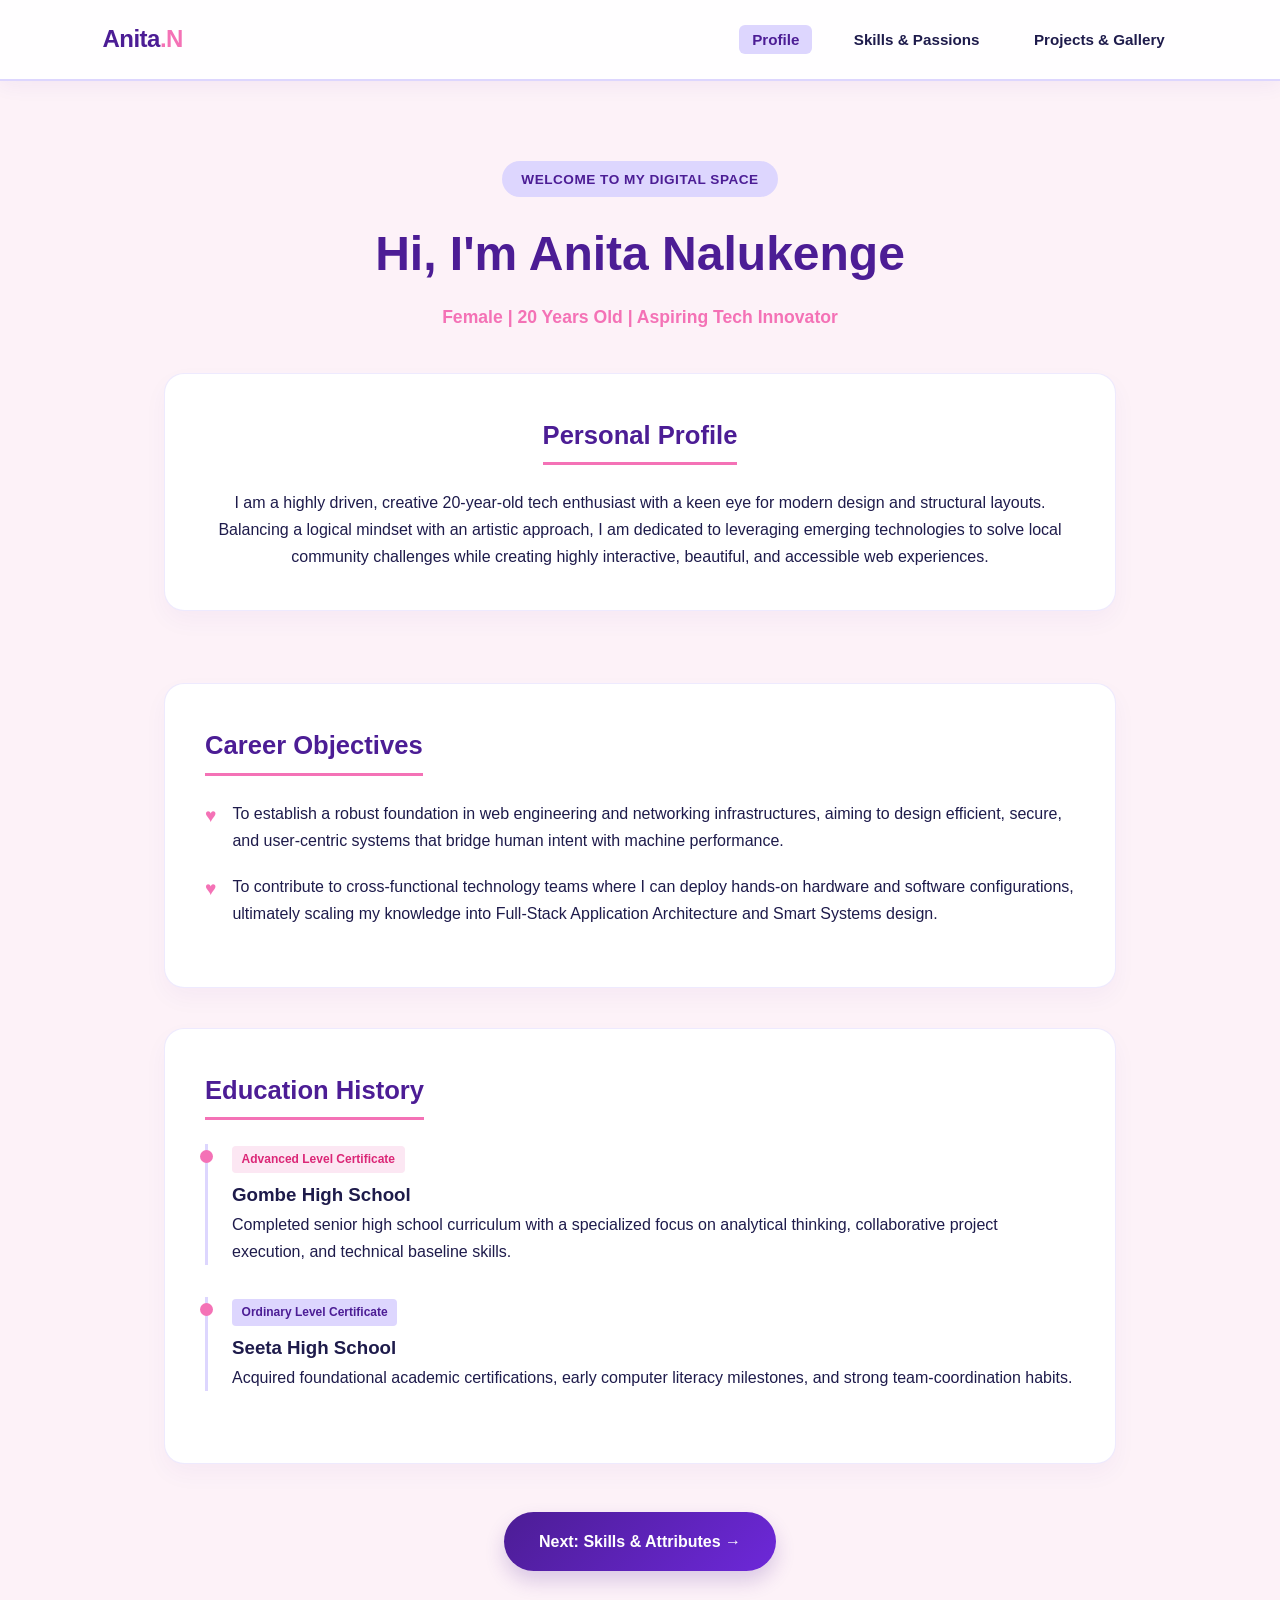
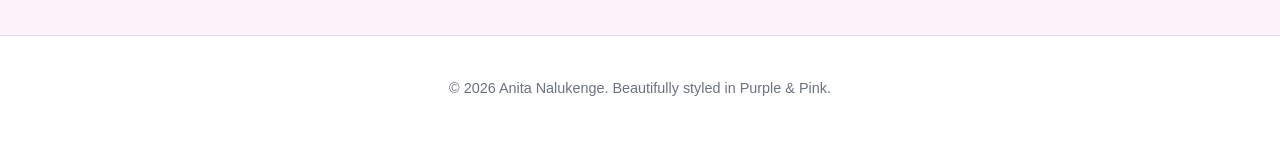
<file: index.html>
<!DOCTYPE html>
<html lang="en">
<head>
    <meta charset="UTF-8">
    <meta name="viewport" content="width=device-width, initial-scale=1.0">
    <title>Anita Nalukenge | Portfolio - Home</title>
    <link rel="stylesheet" href="style.css">
</head>
<body>

    <!-- Sticky Navigation Bar -->
    <nav class="navbar">
        <div class="logo">Anita<span>.N</span></div>
        <ul class="nav-links">
            <li><a href="index.html" class="active">Profile</a></li>
            <li><a href="skills.html">Skills & Passions</a></li>
            <li><a href="projects.html">Projects & Gallery</a></li>
        </ul>
    </nav>

    <!-- Main Content Container -->
    <main class="container">
        
        <!-- Hero Section: Personal Profile -->
        <header class="hero-section">
            <div class="hero-badge">Welcome to My Digital Space</div>
            <h1>Hi, I'm Anita Nalukenge</h1>
            <p class="subtitle">Female | 20 Years Old | Aspiring Tech Innovator</p>
            
            <div class="card profile-card">
                <h2>Personal Profile</h2>
                <p>I am a highly driven, creative 20-year-old tech enthusiast with a keen eye for modern design and structural layouts. Balancing a logical mindset with an artistic approach, I am dedicated to leveraging emerging technologies to solve local community challenges while creating highly interactive, beautiful, and accessible web experiences.</p>
            </div>
        </header>

        <!-- Career Objectives Section -->
        <section class="content-block">
            <div class="card objective-card">
                <h2>Career Objectives</h2>
                <div class="objective-item">
                    <span class="bullet-heart">♥</span>
                    <p>To establish a robust foundation in web engineering and networking infrastructures, aiming to design efficient, secure, and user-centric systems that bridge human intent with machine performance.</p>
                </div>
                <div class="objective-item">
                    <span class="bullet-heart">♥</span>
                    <p>To contribute to cross-functional technology teams where I can deploy hands-on hardware and software configurations, ultimately scaling my knowledge into Full-Stack Application Architecture and Smart Systems design.</p>
                </div>
            </div>
        </section>

        <!-- Education History Section -->
        <section class="content-block">
            <div class="card">
                <h2>Education History</h2>
                
                <div class="timeline-item">
                    <span class="badge-tag pink-tag">Advanced Level Certificate</span>
                    <h3>Gombe High School</h3>
                    <p class="timeline-meta">Completed senior high school curriculum with a specialized focus on analytical thinking, collaborative project execution, and technical baseline skills.</p>
                </div>

                <div class="timeline-item">
                    <span class="badge-tag purple-tag">Ordinary Level Certificate</span>
                    <h3>Seeta High School</h3>
                    <p class="timeline-meta">Acquired foundational academic certifications, early computer literacy milestones, and strong team-coordination habits.</p>
                </div>
            </div>
        </section>

        <!-- Dynamic Navigation Button to Page 2 -->
        <div class="page-flow-container">
            <a href="skills.html" class="flow-btn">Next: Skills & Attributes &rarr;</a>
        </div>

    </main>

    <footer>
        <p>&copy; 2026 Anita Nalukenge. Beautifully styled in Purple & Pink.</p>
    </footer>

</body>
</html>
</file>
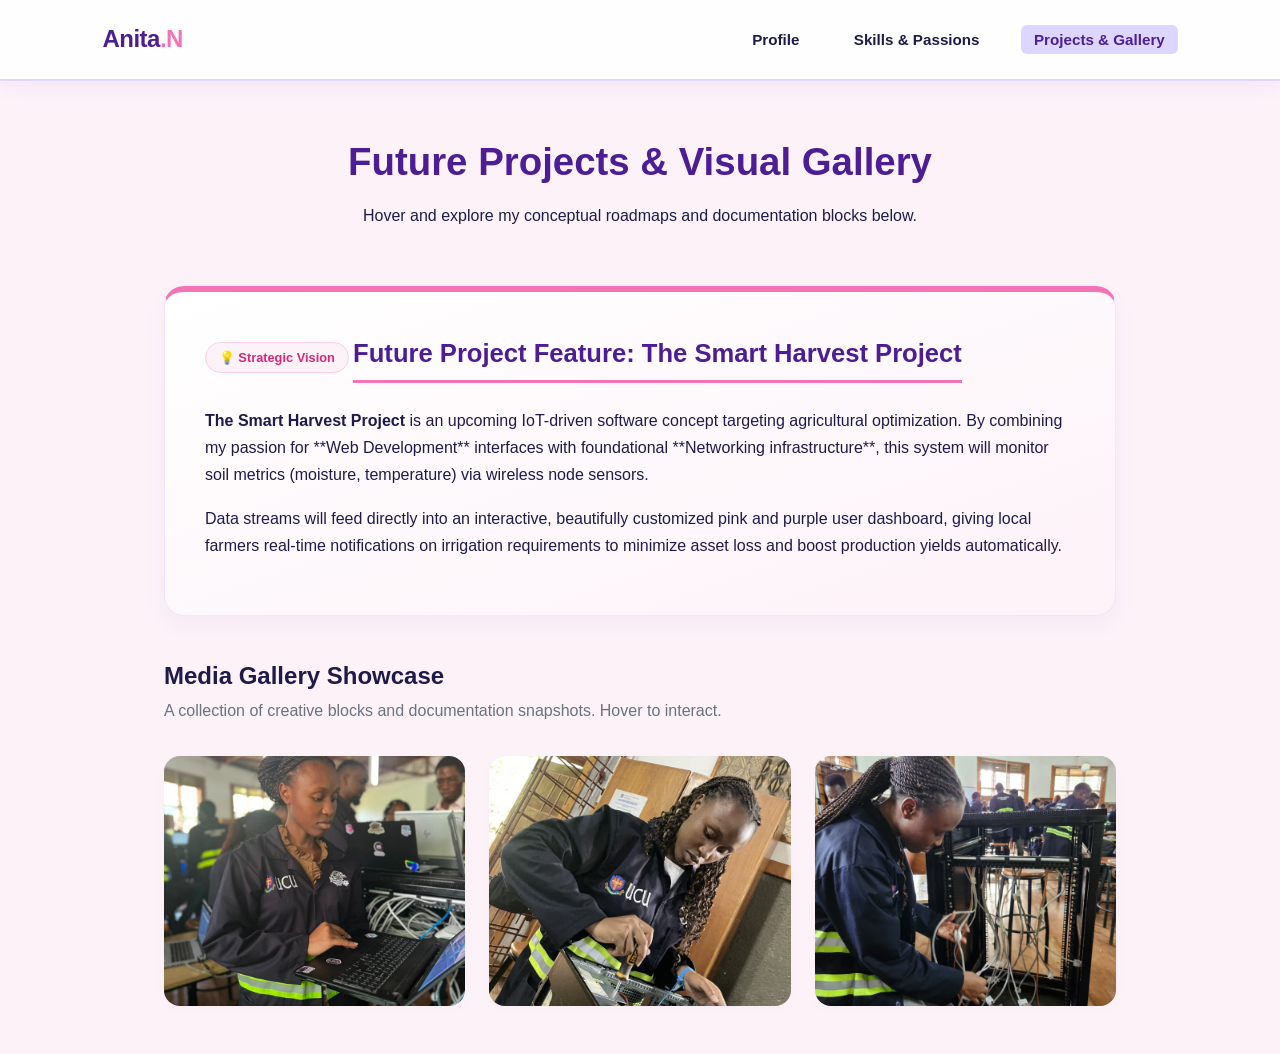
<file: projects.html>
<!DOCTYPE html>
<html lang="en">
<head>
    <meta charset="UTF-8">
    <meta name="viewport" content="width=device-width, initial-scale=1.0">
    <title>Anita Nalukenge | Projects & Gallery</title>
    <link rel="stylesheet" href="style.css">
</head>
<body>

    <nav class="navbar">
        <div class="logo">Anita<span>.N</span></div>
        <ul class="nav-links">
            <li><a href="index.html">Profile</a></li>
            <li><a href="skills.html">Skills & Passions</a></li>
            <li><a href="projects.html" class="active">Projects & Gallery</a></li>
        </ul>
    </nav>

    <main class="container">
        
        <header class="section-header">
            <h1>Future Projects & Visual Gallery</h1>
            <p>Hover and explore my conceptual roadmaps and documentation blocks below.</p>
        </header>

        <!-- Future Projects: Smart Harvest Highlight -->
        <section class="content-block">
            <div class="card smart-harvest-card">
                <div class="achievement-badge">💡 Strategic Vision</div>
                <h2>Future Project Feature: The Smart Harvest Project</h2>
                <p><strong>The Smart Harvest Project</strong> is an upcoming IoT-driven software concept targeting agricultural optimization. By combining my passion for **Web Development** interfaces with foundational **Networking infrastructure**, this system will monitor soil metrics (moisture, temperature) via wireless node sensors.</p>
                <p>Data streams will feed directly into an interactive, beautifully customized pink and purple user dashboard, giving local farmers real-time notifications on irrigation requirements to minimize asset loss and boost production yields automatically.</p>
            </div>
        </section>

        <section class="content-block">
            <h2>Media Gallery Showcase</h2>
            <p class="section-subtitle">A collection of creative blocks and documentation snapshots. Hover to interact.</p>
            
            <div class="interactive-gallery-grid">
                
                <div class="gallery-card">
                    <div class="active-photo-box">
                        <img src="assets/portfolio/laptop.jpeg" alt="Anita configuring network application on laptop" class="gallery-img">
                        
                        <div class="photo-overlay">
                            <h3>Systems Configuration</h3>
                            <p>Analyzing and testing user interfaces and backend routing scripts in real-time.</p>
                        </div>
                    </div>
                </div>

                <div class="gallery-card">
                    <div class="active-photo-box">
                        <img src="assets/portfolio/hardware.jpeg" alt="Anita assembling computer hardware components" class="gallery-img">
                        
                        <div class="photo-overlay">
                            <h3>Hardware Architecture</h3>
                            <p>Hands-on hardware assembly, internal component diagnostics, and system maintenance troubleshooting.</p>
                        </div>
                    </div>
                </div>

                <div class="gallery-card">
                    <div class="active-photo-box">
                        <img src="assets/portfolio/networking.jpeg" alt="Anita arranging ethernet patch panels and networking cables" class="gallery-img">
                        
                        <div class="photo-overlay">
                            <h3>Infrastructure & Networking</h3>
                            <p>Setting up baseline LAN structures, managing patch panels, and troubleshooting data delivery lines.</p>
                        </div>
                    </div>
                </div>

            </div>
        </section>
    </main>

</body>
</html>
</file>
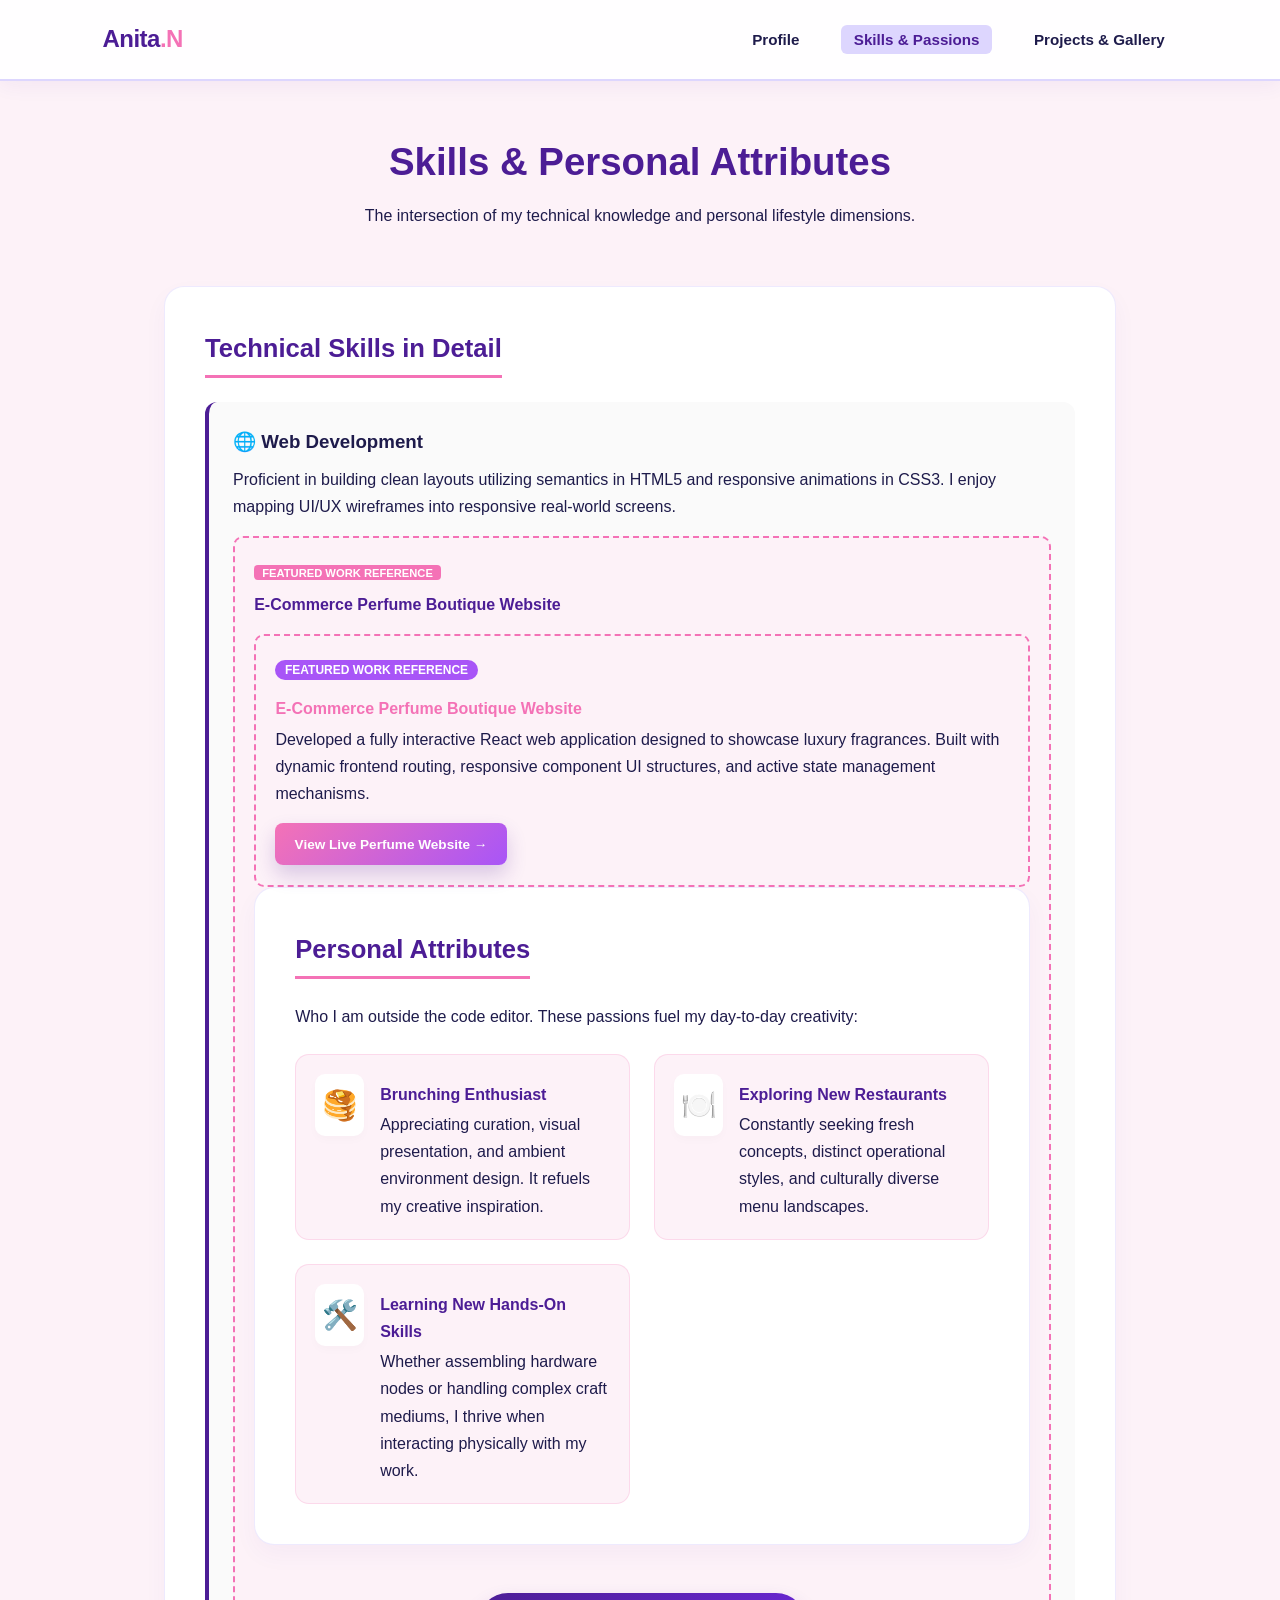
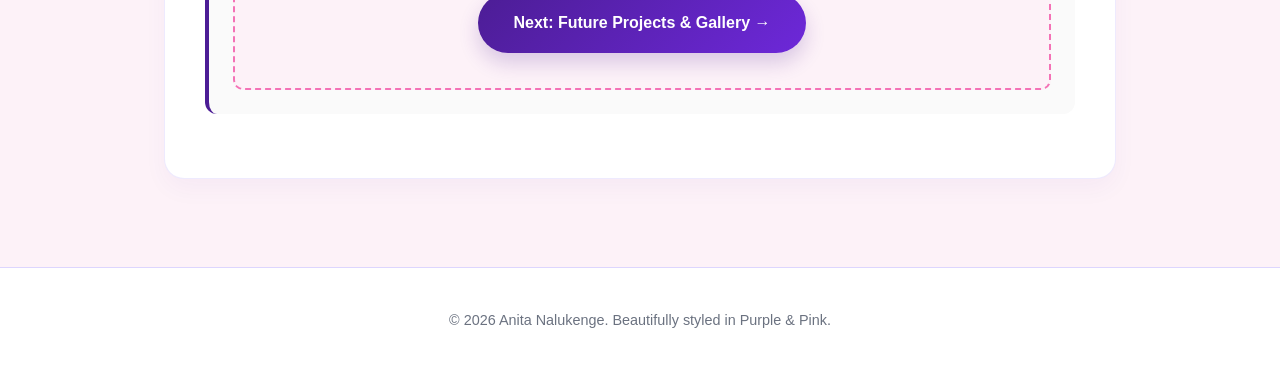
<file: skills.html>
<!DOCTYPE html>
<html lang="en">
<head>
    <meta charset="UTF-8">
    <meta name="viewport" content="width=device-width, initial-scale=1.0">
    <title>Anita Nalukenge | Skills & Attributes</title>
    <link rel="stylesheet" href="style.css">
</head>
<body>

    <nav class="navbar">
        <div class="logo">Anita<span>.N</span></div>
        <ul class="nav-links">
            <li><a href="index.html">Profile</a></li>
            <li><a href="skills.html" class="active">Skills & Passions</a></li>
            <li><a href="projects.html">Projects & Gallery</a></li>
        </ul>
    </nav>

    <main class="container">
        
        <header class="section-header">
            <h1>Skills & Personal Attributes</h1>
            <p>The intersection of my technical knowledge and personal lifestyle dimensions.</p>
        </header>

        <!-- Detailed Technical Skills Section -->
        <section class="content-block">
            <div class="card">
                <h2>Technical Skills in Detail</h2>
                
                <div class="skill-detail-box">
                    <h3>🌐 Web Development</h3>
                    <p>Proficient in building clean layouts utilizing semantics in HTML5 and responsive animations in CSS3. I enjoy mapping UI/UX wireframes into responsive real-world screens.</p>
                    
                    <!-- Reference Project Embedded Directly as Your Skill Highlight -->
                    <div class="live-reference-card">
                        <span class="ref-badge">Featured Work Reference</span>
                        <h4>E-Commerce Perfume Boutique Website</h4>
                        <div class="live-reference-card">
    <span class="ref-badge" style="background: #a855f7; color: white; padding: 0.2rem 0.6rem; border-radius: 20px; font-size: 0.75rem; font-weight: bold;">Featured Work Reference</span>
    <h4 style="margin-top: 0.8rem; color: #f472b6;">E-Commerce Perfume Boutique Website</h4>
    <p>Developed a fully interactive React web application designed to showcase luxury fragrances. Built with dynamic frontend routing, responsive component UI structures, and active state management mechanisms.</p>
    
    <a href="https://perfume-website-gwnf.onrender.com" target="_blank" class="flow-btn" style="padding: 0.6rem 1.2rem; font-size: 0.85rem; margin-top: 1rem; display: inline-block; background: linear-gradient(135deg, #f472b6, #a855f7); color: white; text-decoration: none; border-radius: 8px; font-weight: bold; transition: opacity 0.2s;">View Live Perfume Website &rarr;</a>
</div>

        <!-- Personal Attributes Section -->
        <section class="content-block">
            <div class="card attributes-card">
                <h2>Personal Attributes</h2>
                <p class="intro-p">Who I am outside the code editor. These passions fuel my day-to-day creativity:</p>
                
                <div class="attribute-grid">
                    <div class="attr-pill">
                        <span class="attr-icon">🥞</span>
                        <div>
                            <h4>Brunching Enthusiast</h4>
                            <p>Appreciating curation, visual presentation, and ambient environment design. It refuels my creative inspiration.</p>
                        </div>
                    </div>

                    <div class="attr-pill">
                        <span class="attr-icon">🍽️</span>
                        <div>
                            <h4>Exploring New Restaurants</h4>
                            <p>Constantly seeking fresh concepts, distinct operational styles, and culturally diverse menu landscapes.</p>
                        </div>
                    </div>

                    <div class="attr-pill">
                        <span class="attr-icon">🛠️</span>
                        <div>
                            <h4>Learning New Hands-On Skills</h4>
                            <p>Whether assembling hardware nodes or handling complex craft mediums, I thrive when interacting physically with my work.</p>
                        </div>
                    </div>
                </div>
            </div>
        </section>

        <!-- Dynamic Navigation Button to Page 3 -->
        <div class="page-flow-container">
            <a href="projects.html" class="flow-btn">Next: Future Projects & Gallery &rarr;</a>
        </div>

    </main>

    <footer>
        <p>&copy; 2026 Anita Nalukenge. Beautifully styled in Purple & Pink.</p>
    </footer>

</body>
</html>
</file>
<file: style.css>
/* Color Palette Settings */
:root {
    --deep-purple: #4c1d95;    /* Vibrant Royal Purple */
    --light-purple: #ddd6fe;   /* Soft Pastel Lavender */
    --vibrant-pink: #f472b6;   /* Bright Pink Accents */
    --light-pink: #fdf2f8;     /* Ultra-Soft Warm Background */
    --card-bg: #ffffff;
    --dark-text: #1e1b4b;      /* Ink Blue/Black */
    --muted-text: #6b7280;     /* Soft slate gray */
}

/* Base Document Styling */
* {
    margin: 0;
    padding: 0;
    box-sizing: border-box;
    font-family: 'Segoe UI', Tahoma, Geneva, Verdana, sans-serif;
}

body {
    background-color: var(--light-pink);
    color: var(--dark-text);
    line-height: 1.7;
}

/* Sticky Navigation Layout */
.navbar {
    display: flex;
    justify-content: space-between;
    align-items: center;
    padding: 1.2rem 8%;
    background: rgba(255, 255, 255, 0.9);
    backdrop-filter: blur(12px);
    position: sticky;
    top: 0;
    z-index: 1000;
    box-shadow: 0 4px 20px rgba(76, 29, 149, 0.06);
    border-bottom: 2px solid var(--light-purple);
}

.navbar .logo {
    font-size: 1.5rem;
    font-weight: 800;
    color: var(--deep-purple);
    letter-spacing: -0.5px;
}

.navbar .logo span {
    color: var(--vibrant-pink);
}

.nav-links {
    display: flex;
    list-style: none;
    gap: 1.8rem;
}

.nav-links a {
    text-decoration: none;
    color: var(--dark-text);
    font-weight: 600;
    font-size: 0.95rem;
    transition: all 0.3s ease;
    padding: 0.4rem 0.8rem;
    border-radius: 6px;
}

.nav-links a:hover, .nav-links a.active {
    color: var(--deep-purple);
    background-color: var(--light-purple);
}

/* Global Content Container Layout */
.container {
    max-width: 1000px;
    margin: 0 auto;
    padding: 3rem 1.5rem;
}

.section-header {
    text-align: center;
    margin-bottom: 3.5rem;
}

.section-header h1 {
    font-size: 2.4rem;
    color: var(--deep-purple);
    margin-bottom: 0.5rem;
}

/* Card Design Engine */
.card {
    background: var(--card-bg);
    padding: 2.5rem;
    border-radius: 20px;
    box-shadow: 0 10px 25px rgba(76, 29, 149, 0.04);
    border: 1px solid rgba(221, 214, 254, 0.5);
    margin-bottom: 2.5rem;
    transition: transform 0.3s ease;
}

.card:hover {
    transform: translateY(-2px);
}

.card h2 {
    color: var(--deep-purple);
    font-size: 1.6rem;
    margin-bottom: 1.5rem;
    display: inline-block;
    border-bottom: 3px solid var(--vibrant-pink);
    padding-bottom: 0.3rem;
}

/* Page 1 Specific Layout Elements */
.hero-section {
    text-align: center;
    padding: 2rem 0;
}

.hero-badge {
    display: inline-block;
    background: var(--light-purple);
    color: var(--deep-purple);
    padding: 0.4rem 1.2rem;
    border-radius: 50px;
    font-size: 0.85rem;
    font-weight: 700;
    text-transform: uppercase;
    margin-bottom: 1rem;
    letter-spacing: 0.5px;
}

.hero-section h1 {
    font-size: 3rem;
    color: var(--deep-purple);
    margin-bottom: 0.5rem;
}

.hero-section .subtitle {
    font-size: 1.1rem;
    color: var(--vibrant-pink);
    font-weight: 600;
    margin-bottom: 2.5rem;
}

.objective-item {
    display: flex;
    gap: 1rem;
    align-items: flex-start;
    margin-bottom: 1.2rem;
}

.bullet-heart {
    color: var(--vibrant-pink);
    font-size: 1.2rem;
}

.timeline-item {
    padding-left: 1.5rem;
    border-left: 3px solid var(--light-purple);
    margin-bottom: 2rem;
    position: relative;
}

.timeline-item::before {
    content: '';
    position: absolute;
    left: -8px;
    top: 6px;
    width: 13px;
    height: 13px;
    border-radius: 50%;
    background: var(--vibrant-pink);
}

.badge-tag {
    display: inline-block;
    font-size: 0.75rem;
    font-weight: bold;
    padding: 0.2rem 0.6rem;
    border-radius: 4px;
    margin-bottom: 0.4rem;
}

.purple-tag { background: var(--light-purple); color: var(--deep-purple); }
.pink-tag { background: #fce7f3; color: #db2777; }

/* Page 2 Specific Layout Elements */
.skill-detail-box {
    background: #fafafa;
    border-radius: 12px;
    padding: 1.5rem;
    margin-bottom: 1.5rem;
    border-left: 4px solid var(--deep-purple);
}

.skill-detail-box h3 {
    margin-bottom: 0.5rem;
    color: var(--dark-text);
}

.live-reference-card {
    background: var(--light-pink);
    border: 2px dashed var(--vibrant-pink);
    border-radius: 10px;
    padding: 1.2rem;
    margin-top: 1rem;
}

.ref-badge {
    font-size: 0.7rem;
    background: var(--vibrant-pink);
    color: white;
    padding: 0.1rem 0.5rem;
    border-radius: 4px;
    font-weight: bold;
    text-transform: uppercase;
}

.live-reference-card h4 {
    margin: 0.4rem 0 0.2rem 0;
    color: var(--deep-purple);
}

.attribute-grid {
    display: grid;
    grid-template-columns: repeat(auto-fit, minmax(250px, 1fr));
    gap: 1.5rem;
    margin-top: 1.5rem;
}

.attr-pill {
    background: var(--light-pink);
    padding: 1.2rem;
    border-radius: 14px;
    display: flex;
    gap: 1rem;
    align-items: flex-start;
    border: 1px solid rgba(244, 114, 182, 0.2);
}

.attr-icon {
    font-size: 1.8rem;
    background: white;
    padding: 0.4rem;
    border-radius: 10px;
    box-shadow: 0 4px 10px rgba(0,0,0,0.02);
}

/* Page 3 Smart Harvest Styling */
.smart-harvest-card {
    border-top: 6px solid var(--vibrant-pink);
    background: linear-gradient(to bottom right, #ffffff, var(--light-pink));
}

.achievement-badge {
    background: #fdf2f8;
    color: #db2777;
    border: 1px solid #fbcfe8;
    display: inline-block;
    padding: 0.2rem 0.8rem;
    font-size: 0.8rem;
    font-weight: bold;
    border-radius: 30px;
    margin-bottom: 0.8rem;
}

.smart-harvest-card p {
    margin-bottom: 1rem;
}

/* ACTIVE PHOTO PLACEHOLDERS (Gallery Block) */
.section-subtitle {
    color: var(--muted-text);
    margin-bottom: 2rem;
}

.interactive-gallery-grid {
    display: grid;
    grid-template-columns: repeat(auto-fit, minmax(280px, 1fr));
    gap: 1.5rem;
}

.gallery-card {
    border-radius: 16px;
    overflow: hidden;
    background: white;
    box-shadow: 0 4px 15px rgba(0,0,0,0.02);
}

.active-photo-box {
    position: relative;
    height: 250px;
    /* Soft textured patterned background representing empty image slots gracefully */
    background-color: var(--light-purple);
    background-image: radial-gradient(var(--vibrant-pink) 0.6px, transparent 0.6px);
    background-size: 16px 16px;
    display: flex;
    justify-content: center;
    align-items: center;
    transition: all 0.4s cubic-bezier(0.16, 1, 0.3, 1);
}

.fallback-label {
    font-weight: bold;
    font-size: 0.85rem;
    color: var(--deep-purple);
    background: white;
    padding: 0.4rem 1rem;
    border-radius: 30px;
    box-shadow: 0 4px 10px rgba(76, 29, 149, 0.1);
    transition: opacity 0.3s ease;
}

/* Active Hover Layer CSS Overlay */
.photo-overlay {
    position: absolute;
    top: 0;
    left: 0;
    width: 100%;
    height: 100%;
    background: linear-gradient(135deg, rgba(76, 29, 149, 0.95) 0%, rgba(244, 114, 182, 0.95) 100%);
    padding: 2rem;
    display: flex;
    flex-direction: column;
    justify-content: center;
    opacity: 0;
    transform: translateY(10px);
    transition: all 0.35s ease;
}

.photo-overlay h3 {
    color: white;
    font-size: 1.2rem;
    margin-bottom: 0.5rem;
}

.photo-overlay p {
    color: var(--light-pink);
    font-size: 0.88rem;
}

/* Active Hover State Actions */
.active-photo-box:hover .fallback-label {
    opacity: 0;
}

.active-photo-box:hover .photo-overlay {
    opacity: 1;
    transform: translateY(0);
}

/* Page Interconnectivity Flow Buttons */
.page-flow-container {
    display: flex;
    justify-content: center;
    margin: 3rem 0 1rem 0;
}

.flow-btn {
    text-decoration: none;
    background: linear-gradient(135deg, var(--deep-purple) 0%, #6d28d9 100%);
    color: white;
    padding: 1rem 2.2rem;
    border-radius: 50px;
    font-weight: 700;
    box-shadow: 0 10px 20px rgba(76, 29, 149, 0.2);
    transition: all 0.3s ease;
}

.flow-btn:hover {
    transform: translateY(-3px);
    box-shadow: 0 15px 25px rgba(244, 114, 182, 0.3);
    background: linear-gradient(135deg, #6d28d9 0%, var(--vibrant-pink) 100%);
}

.flow-btn.back-btn {
    background: white;
    color: var(--deep-purple);
    border: 2px solid var(--light-purple);
    box-shadow: none;
}

.flow-btn.back-btn:hover {
    background: var(--light-purple);
    color: var(--deep-purple);
    transform: translateY(-2px);
}

/* Unified Footer Styling */
footer {
    text-align: center;
    padding: 2.5rem;
    background: white;
    color: var(--muted-text);
    font-size: 0.9rem;
    border-top: 1px solid var(--light-purple);
}
/* Makes sure our real gallery images look stunning */
.gallery-img {
    width: 100%;
    height: 100%;
    object-fit: cover; /* Crops the image perfectly to fit the box framework */
    position: absolute;
    top: 0;
    left: 0;
    z-index: 1;
}

/* Forces the overlay text to sit on top of the image when you hover */
.photo-overlay {
    z-index: 2;
}
</file>
